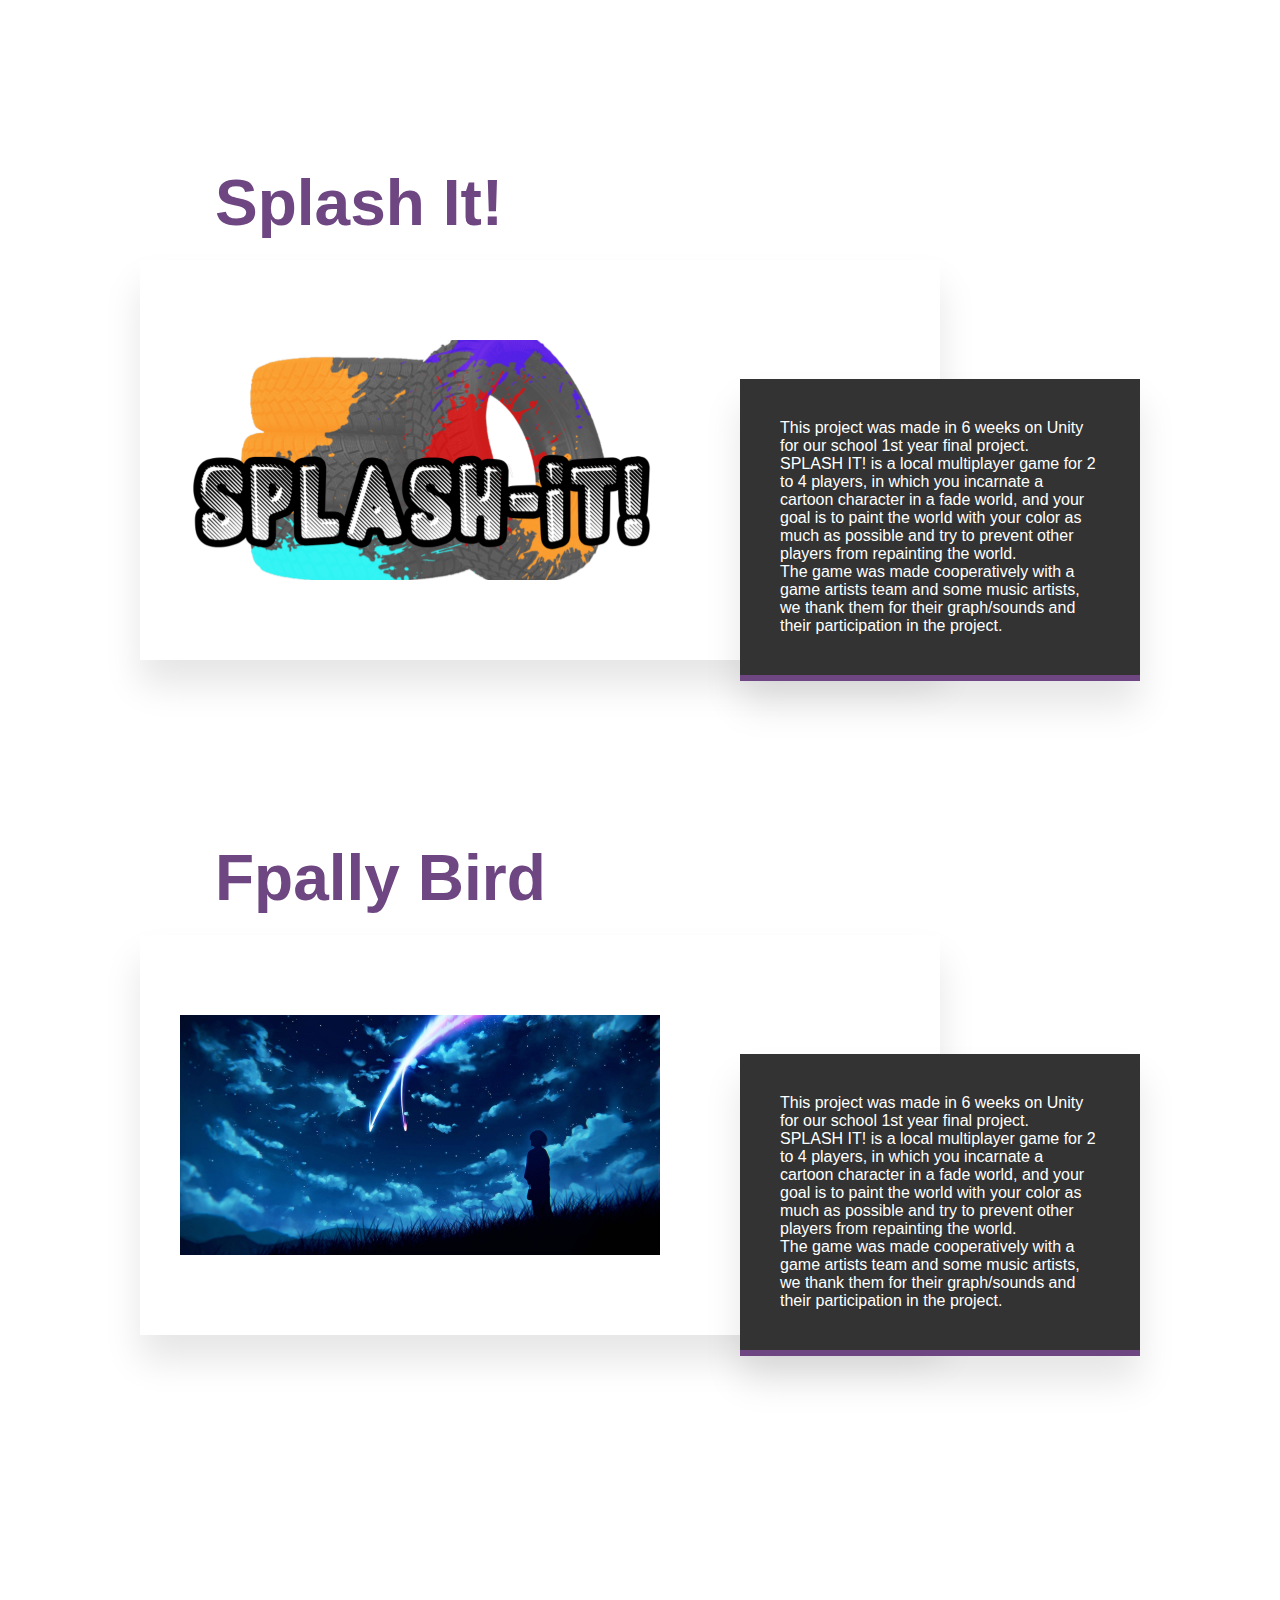
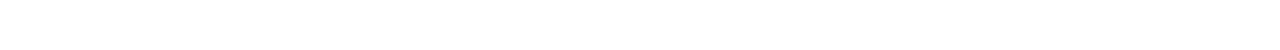
<file: Html_Portfolio_Site/games.html>
<!DOCTYPE html>
<html lang="en" dir="ltr">

<head>
  <meta charset="utf-8">
  <link rel="stylesheet" href="css/gamestyle.css">
  <meta name="viewport" content="width=device-width, initial-scale=1.0">
  <title>Loann Courcoul - My games</title>
</head>

<body>
  <section>
    <div class="box">
      <h2>Splash It!</h2>
      <div class="container">
        <div class="imgBx">
          <img src="img/bigsplashit.png" alt="Logo Splash It!">
        </div>
        <div class="content">
          <p>This project was made in 6 weeks on Unity for our school 1st year final project.
            <br>
            SPLASH IT! is a local multiplayer game for 2 to 4 players, in which you incarnate a cartoon character in a fade world, and your goal is to paint the world with your color as much as possible and try to prevent other players from
            repainting the world.
            <br>
            The game was made cooperatively with a game artists team and some music artists, we thank them for their graph/sounds and their participation in the project.
          </p>
        </div>
      </div>
    </div>
  </section>
  <section>
    <div class="box">
      <h2>Fpally Bird</h2>
      <div class="container">
        <div class="imgBx">
          <img src="img/img3.jpg" alt="Logo Splash It!">
        </div>
        <div class="content">
          <p>This project was made in 6 weeks on Unity for our school 1st year final project.
            <br>
            SPLASH IT! is a local multiplayer game for 2 to 4 players, in which you incarnate a cartoon character in a fade world, and your goal is to paint the world with your color as much as possible and try to prevent other players from
            repainting the world.
            <br>
            The game was made cooperatively with a game artists team and some music artists, we thank them for their graph/sounds and their participation in the project.
          </p>
        </div>
      </div>
    </div>
  </section>
</body>

</html>
</file>
<file: Html_Portfolio_Site/css/gamestyle.css>
* {
  margin: 0;
  padding: 0;
  box-sizing: border-box;
  font-family: sans-serif;
}

body {
  background: #fffff;
  padding-bottom: 300px;
}

body:before {
  position: fixed;
  top: 10%;
  left: 50%;
  transform: translate(-50%, -50%);
  font-size: 4em;
  color: transparent;
  -webkit-text-stroke: 1px #555;
}

section {
  position: relative;
  display: flex;
  justify-content: center;
  align-items: center;
  min-height: 75vh;
}
section .box{
  margin-top: 150px;
}
section h2 {
  margin-left: 75px;
  font-size: 4em;
  color: #6e4681;
  margin-bottom: 20px;
}

section .container {
  position: relative;
  width: 1000px;
  display: flex;
  justify-content: space-between;
  align-items: center;
}

section:nth-child(even) .container {
  flex-direction:
}

section .container .imgBx {
  position: relative;
  width: 800px;
  height: 400px;
  overflow: hidden;
  box-shadow: 0 25px 35px rgba(0, 0, 0, 0.1);
}

section .container .imgBx img {
  position: absolute;
  width: 60%;
  height: 60%;
  object-fit: cover;
  text-align:center;
  display:block;
  top: 20%;
  left: 5%;
}

section .container .content {
  position: absolute;
  right: 0;
  margin-top: 200px;
  margin-bottom: 60px;
  padding: 40px;
  background: #333;
  z-index: 1;
  max-width: 400px;
  color: #fff;
  box-shadow: 0 25px 35px rgba(0, 0, 0, 0.1);
  border-bottom: 6px solid #6e4681;
}
</file>
